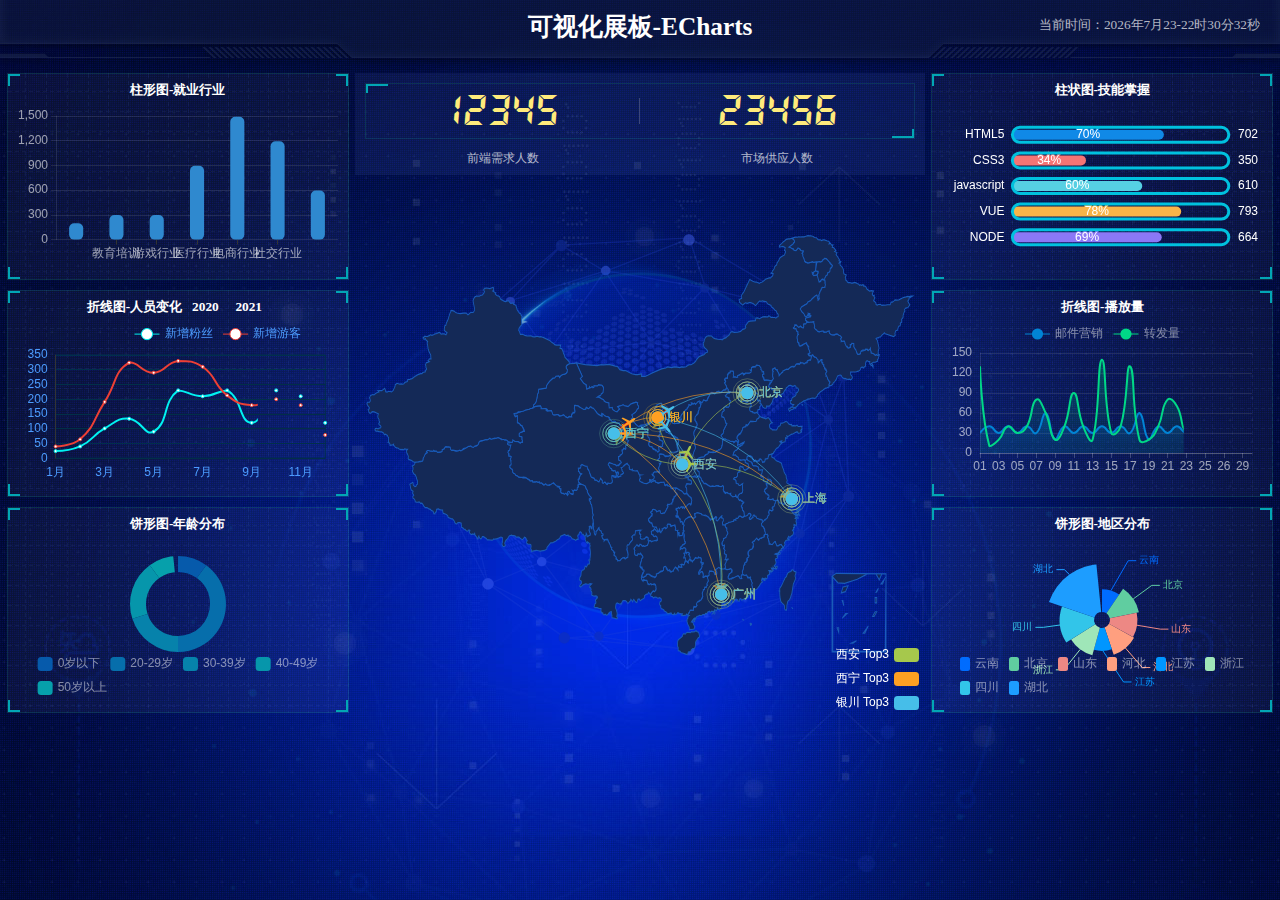
<file: index.html>
<!--
 * @Descripttion: 
 * @version: 
 * @Author: qiaoyurensheng@163.com
 * @Date: 2020-05-25 18:05:56
 * @LastEditors: Please set LastEditors
 * @LastEditTime: 2020-05-26 22:36:19
-->
<!DOCTYPE html>
<html lang="zh">

<head>
    <meta charset="UTF-8">
    <meta name="viewport" content="width=device-width, initial-scale=1.0">
    <link rel="stylesheet" href="./css/index.css">
    <title>Document</title>
</head>

<body>
    <!-- 头部的盒子 -->
    <header>
        <h1>可视化展板-ECharts</h1>
        <div class="showTime"></div>
    </header>

    <!-- 页面主体部分 -->
    <section class="mainbox">
        <div class="column">
            <div class="panel bar">
                <h2>柱形图-就业行业</h2>
                <div class="chart">图表</div>
                <div class="panel-footer"></div>
            </div>
            <div class="panel line">
                <h2>折线图-人员变化 <a href="javascript:;">2020</a> <a href="javascript:;">2021</a> </h2>
                <div class="chart">图表</div>
                <div class="panel-footer"></div>
            </div>
            <div class="panel pie">
                <h2>饼形图-年龄分布</h2>
                <div class="chart">图表</div>
                <div class="panel-footer"></div>
            </div>
        </div>
        <div class="column">
            <div class="no">
                <div class="no-hd">
                    <ul>
                        <li>12345</li>
                        <li>23456</li>
                    </ul>
                </div>
                <div class="no-bd">
                    <ul>
                        <li>前端需求人数</li>
                        <li>市场供应人数</li>
                    </ul>
                </div>
            </div>
            <!-- 地图模块 -->
            <div class="map">
                <div class="map1"></div>
                <div class="map2"></div>
                <div class="map3"></div>
                <div class="chart">地图</div>
            </div>
        </div>
        <div class="column">
            <div class="panel bar2">
                <h2>柱状图-技能掌握</h2>
                <div class="chart">图表</div>
                <div class="panel-footer"></div>
            </div>
            <div class="panel line2">
                <h2>折线图-播放量</h2>
                <div class="chart">图表</div>
                <div class="panel-footer"></div>
            </div>
            <div class="panel pie2">
                <h2>饼形图-地区分布</h2>
                <div class="chart">图表</div>
                <div class="panel-footer"></div>
            </div>
        </div>
    </section>




    <script>
        var t = null;
        t = setTimeout(time, 1000);//開始运行
        function time() {
            clearTimeout(t);//清除定时器
            dt = new Date();
            var y = dt.getFullYear();
            var mt = dt.getMonth() + 1;
            var day = dt.getDate();
            var h = dt.getHours();//获取时
            var m = dt.getMinutes();//获取分
            var s = dt.getSeconds();//获取秒
            document.querySelector(".showTime").innerHTML = '当前时间：' + y + "年" + mt + "月" + day + "-" + h + "时" + m + "分" + s + "秒";
            t = setTimeout(time, 1000); //设定定时器，循环运行     
        }
    </script>

    <script src="./js/flexible.js"></script>
    <script src="./js/echarts.min.js"></script>
    <script src="./js/jquery.js"></script>
    <!-- 中国地图 -->
    <script src="./js/china.js"></script>
    <script src="./js/index.js"></script>
</body>

</html>
</file>
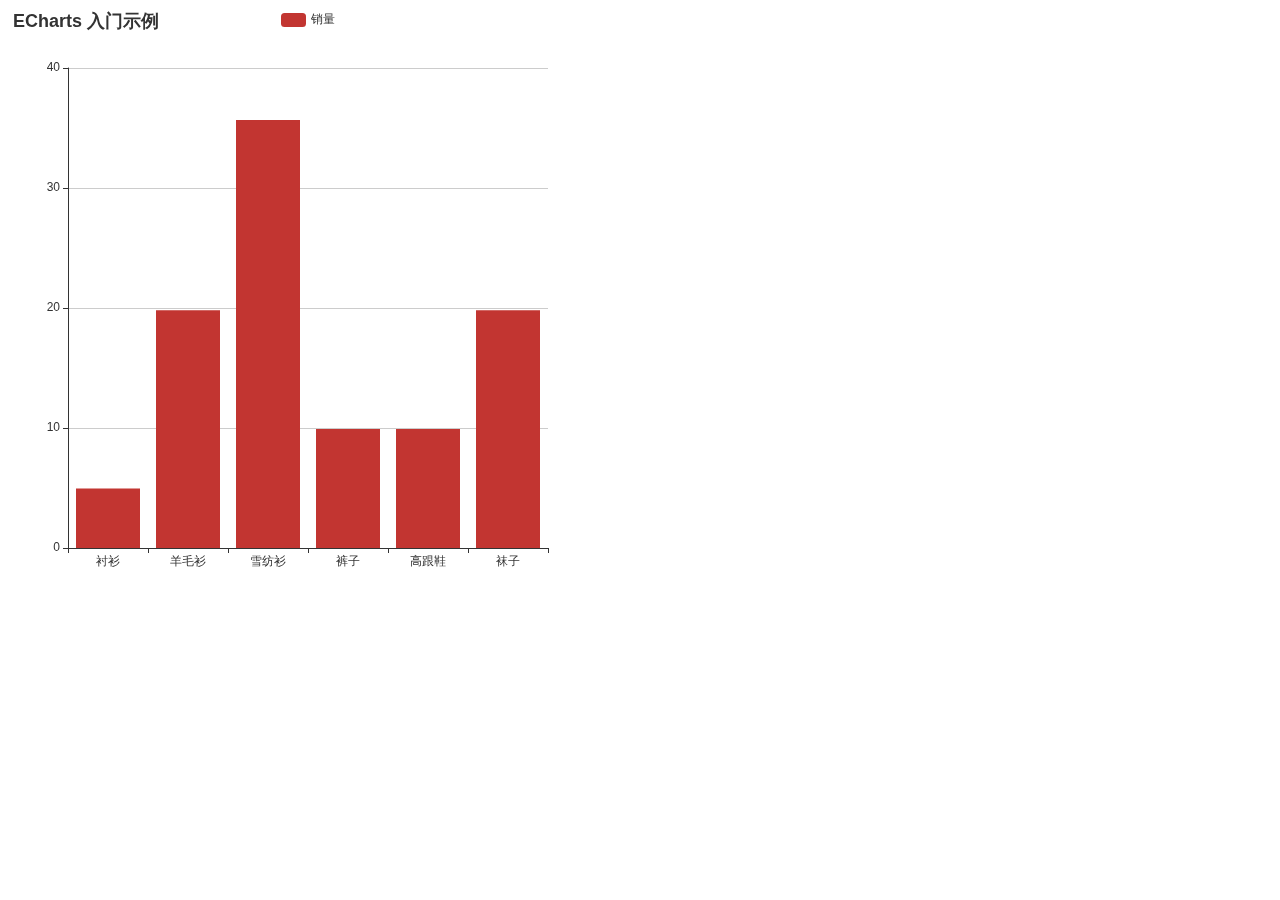
<file: echart_test.html>
<!--
 * @Descripttion: 
 * @version: 
 * @Author: qiaoyurensheng@163.com
 * @Date: 2020-05-26 00:50:41
 * @LastEditors: Please set LastEditors
 * @LastEditTime: 2020-05-26 00:57:17
-->
<!DOCTYPE html>
<html lang="zh">

<head>
    <meta charset="UTF-8">
    <meta name="viewport" content="width=device-width, initial-scale=1.0">
    <title>Document</title>
    <style>
        .box {
            width: 600px;
            height: 600px;
            /* background-color: pink; */
        }
    </style>
</head>

<body>
    <div class="box"></div>
    <script src="./js/echarts.min.js"></script>
    <script>
        // 初始化echarts 实例对象
        var myChart = echarts.init(document.querySelector(".box"));
        // 指定配置项和数据
        var option = {
            title: {
                text: 'ECharts 入门示例'
            },
            tooltip: {},
            legend: {
                data: ['销量']
            },
            xAxis: {
                data: ["衬衫", "羊毛衫", "雪纺衫", "裤子", "高跟鞋", "袜子"]
            },
            yAxis: {},
            series: [{
                name: '销量',
                type: 'bar',
                data: [5, 20, 36, 10, 10, 20]
            }]
        };
        // 将配置项挂载到实例对象
        myChart.setOption(option);
    </script>
</body>

</html>
</file>
<file: css/index.css>
* {
  margin: 0;
  padding: 0;
  box-sizing: border-box;
}
ul {
  list-style: none;
}
/* 声明字体*/
@font-face {
  font-family: electronicFont;
  src: url(../font/DS-DIGIT.TTF);
}
body {
  background: url(../img/bg.jpg) no-repeat top center;
  line-height: 1.15;
}
header {
  position: relative;
  height: 1.25rem;
  background: url(../img/head_bg.png) no-repeat;
  background-size: 100% 100%;
}
header h1 {
  font-size: 0.475rem;
  color: #fff;
  text-align: center;
  line-height: 1rem;
}
header .showTime {
  position: absolute;
  right: 0.375rem;
  top: 0;
  line-height: 0.9375rem;
  color: rgba(255, 255, 255, 0.7);
  font-size: 0.25rem;
}
.mainbox {
  min-width: 1204px;
  max-width: 1920px;
  margin: 0 auto;
  padding: 0.125rem 0.125rem 0 0.125rem;
  display: flex;
}
.mainbox .column {
  flex: 3;
}
.mainbox .column:nth-child(2) {
  flex: 5;
  margin: 0 0.125rem 0.1875rem;
  overflow: hidden;
}
.mainbox .panel {
  height: 3.875rem;
  border: 1px solid rgba(25, 186, 139, 0.17);
  background: url(../img/line.png) rgba(255, 255, 255, 0.04);
  padding: 0 0.1875rem 0.5rem;
  margin-bottom: 0.1875rem;
  position: relative;
}
.mainbox .panel::before {
  content: "";
  position: absolute;
  top: 0;
  left: 0;
  width: 10px;
  height: 10px;
  border-left: 2px solid #02a6b5;
  border-top: 2px solid #02a6b5;
}
.mainbox .panel::after {
  content: "";
  position: absolute;
  top: 0;
  right: 0;
  width: 10px;
  height: 10px;
  border-right: 2px solid #02a6b5;
  border-top: 2px solid #02a6b5;
}
.mainbox .panel .panel-footer {
  position: absolute;
  bottom: 0;
  left: 0;
  width: 100%;
}
.mainbox .panel .panel-footer::before {
  content: "";
  position: absolute;
  bottom: 0;
  left: 0;
  width: 10px;
  height: 10px;
  border-left: 2px solid #02a6b5;
  border-bottom: 2px solid #02a6b5;
}
.mainbox .panel .panel-footer::after {
  content: "";
  position: absolute;
  bottom: 0;
  right: 0;
  width: 10px;
  height: 10px;
  border-right: 2px solid #02a6b5;
  border-bottom: 2px solid #02a6b5;
}
.mainbox .panel h2 {
  height: 0.6rem;
  color: #fff;
  font-size: 0.25rem;
  line-height: 0.6rem;
  text-align: center;
}
.mainbox .panel h2 a {
  color: #fff;
  text-decoration: none;
  margin: 0 0.125rem;
}
.mainbox .panel .chart {
  height: 3rem;
}
.no {
  background-color: rgba(101, 132, 226, 0.1);
  padding: 0.1875rem;
}
.no .no-hd {
  position: relative;
  border: 1px solid rgba(25, 186, 139, 0.17);
}
.no .no-hd ul {
  display: flex;
}
.no .no-hd ul li {
  position: relative;
  flex: 1;
  height: 1rem;
  font-size: 0.875rem;
  color: #ffeb7b;
  text-align: center;
  font-family: 'electronicFont';
}
.no .no-hd ul li:nth-child(1)::after {
  content: "";
  position: absolute;
  top: 25%;
  right: 0;
  height: 50%;
  width: 1px;
  background-color: rgba(255, 255, 255, 0.2);
}
.no .no-hd::before {
  content: "";
  position: absolute;
  top: 0;
  left: 0;
  width: 0.375rem;
  height: 0.125rem;
  border-left: 2px solid #02a6b5;
  border-top: 2px solid #02a6b5;
}
.no .no-hd::after {
  content: "";
  position: absolute;
  bottom: 0;
  right: 0;
  width: 0.375rem;
  height: 0.125rem;
  border-right: 2px solid #02a6b5;
  border-bottom: 2px solid #02a6b5;
}
.no .no-bd ul {
  display: flex;
}
.no .no-bd ul li {
  flex: 1;
  text-align: center;
  color: rgba(255, 255, 255, 0.7);
  font-size: 0.225rem;
  padding-top: 0.125rem;
  height: 0.5rem;
  line-height: 0.5rem;
}
.map {
  height: 10.125rem;
  position: relative;
}
.map .map1 {
  width: 6.475rem;
  height: 6.475rem;
  position: absolute;
  top: 50%;
  left: 50%;
  transform: translate(-50%, -50%);
  background: url(../img/map.png);
  background-size: 100% 100%;
  opacity: 0.3;
}
.map .map2 {
  position: absolute;
  top: 50%;
  left: 50%;
  transform: translate(-50%, -50%);
  width: 8.0375rem;
  height: 8.0375rem;
  background: url(../img/lbx.png);
  background-size: 100% 100%;
  animation: rotate1 15s linear infinite;
  opacity: 0.6;
}
@keyframes rotate1 {
  from {
    transform: translate(-50%, -50%) rotate(0deg);
  }
  to {
    transform: translate(-50%, -50%) rotate(360deg);
  }
}
.map .map3 {
  position: absolute;
  top: 50%;
  left: 50%;
  transform: translate(-50%, -50%);
  width: 7.075rem;
  height: 7.075rem;
  background: url(../img/jt.png);
  background-size: 100% 100%;
  animation: rotate2 10s linear infinite;
  opacity: 0.6;
}
@keyframes rotate2 {
  from {
    transform: translate(-50%, -50%) rotate(0deg);
  }
  to {
    transform: translate(-50%, -50%) rotate(-360deg);
  }
}
.map .chart {
  position: absolute;
  top: 0;
  left: 0;
  width: 100%;
  height: 10.125rem;
}
@media screen and (max-width: 1024px) {
  html {
    font-size: 42px !important;
  }
}
@media screen and (min-width: 1920px) {
  html {
    font-size: 80px !important;
  }
}
</file>
